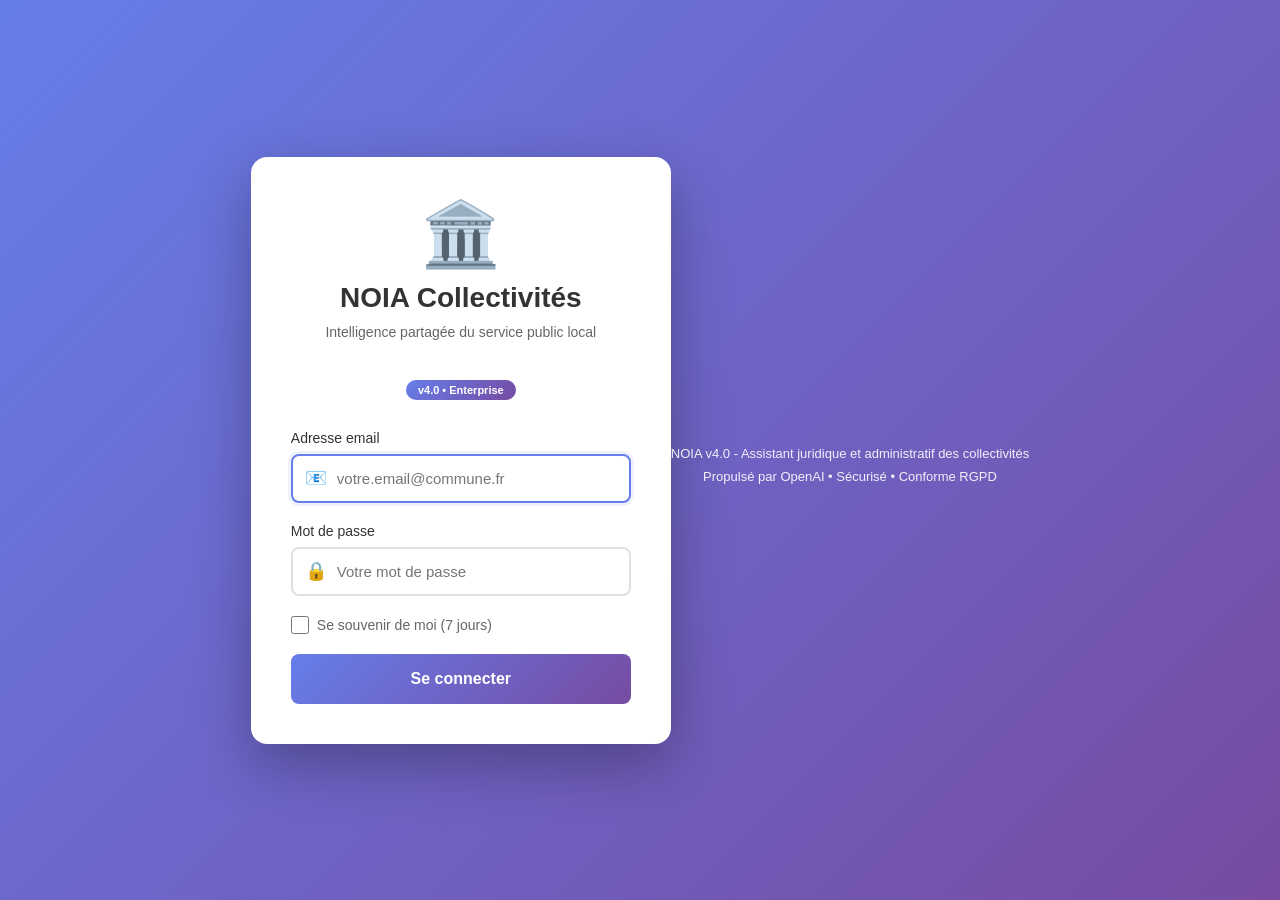
<file: index.html>
<!doctype html>
<html lang="fr">
<head>
<meta charset="utf-8" />
<meta name="viewport" content="width=device-width,initial-scale=1" />
<title>NOIA — Intelligence Partagée du Service Public Local</title>
<style>
:root{
  --bg:#f6f7fb;
  --card:#fff;
  --muted:#6b7280;
  --accent:#0f172a;
  --primary:#2563eb;
  --primary-dark:#1e40af;
  --success:#10b981;
  --warning:#f59e0b;
  --glass: rgba(255,255,255,0.85);
  font-family: Inter, ui-sans-serif, system-ui, -apple-system, "Segoe UI", Roboto, sans-serif;
}
*{box-sizing:border-box;margin:0;padding:0;}
html,body{height:100%; background:linear-gradient(180deg,#eef2ff 0%,var(--bg) 100%);}

/* Layout */
.app{display:flex; height:100vh; gap:20px; padding:24px;}

/* Sidebar */
.sidebar{
  width:280px;
  background:var(--card);
  border-radius:16px;
  padding:24px;
  box-shadow:0 8px 24px rgba(15,23,42,0.08);
  display:flex;
  flex-direction:column;
}
.brand{display:flex; gap:14px; align-items:center; margin-bottom:24px;}
.logo{
  width:52px;
  height:52px;
  border-radius:12px;
  background:linear-gradient(135deg,#2563eb,#7c3aed);
  color:#fff;
  display:flex;
  align-items:center;
  justify-content:center;
  font-weight:700;
  font-size:24px;
  box-shadow:0 4px 12px rgba(37,99,235,0.3);
}
.brand-info h1{font-size:18px; font-weight:700; color:var(--accent);}
.brand-info p{font-size:13px; color:var(--muted); margin-top:4px;}

.nav{margin-bottom:24px;}
.nav button{
  display:flex;
  align-items:center;
  gap:10px;
  width:100%;
  text-align:left;
  padding:12px 14px;
  border-radius:10px;
  border:0;
  background:transparent;
  color:var(--muted);
  margin-bottom:6px;
  cursor:pointer;
  font-size:14px;
  transition:all 0.2s;
}
.nav button:hover{background:#f8fafc;}
.nav button.active{background:#eff6ff; color:var(--primary); font-weight:600;}
.nav button .icon{font-size:18px;}

.commune-selector{
  margin-top:auto;
  padding-top:20px;
  border-top:1px solid #f1f5f9;
}
.commune-selector label{font-size:13px; color:var(--muted); display:block; margin-bottom:8px; font-weight:600;}
.commune-selector select{
  width:100%;
  padding:10px 12px;
  border-radius:8px;
  border:1px solid #e2e8f0;
  background:#fff;
  font-size:14px;
  color:var(--accent);
  cursor:pointer;
  transition:border-color 0.2s;
}
.commune-selector select:focus{outline:none; border-color:var(--primary);}

.stats{
  background:linear-gradient(135deg,#f0f9ff,#e0f2fe);
  padding:14px;
  border-radius:10px;
  margin-top:16px;
}
.stats-row{display:flex; justify-content:space-between; margin-bottom:8px; font-size:13px;}
.stats-row:last-child{margin-bottom:0;}
.stats-label{color:var(--muted);}
.stats-value{font-weight:700; color:var(--primary);}

/* Main Content */
.main{flex:1; display:flex; flex-direction:column; gap:20px; overflow:hidden;}

/* Header */
.header{
  background:var(--card);
  border-radius:16px;
  padding:20px 24px;
  box-shadow:0 4px 12px rgba(15,23,42,0.06);
  display:flex;
  justify-content:space-between;
  align-items:center;
}
.header-left h2{font-size:22px; color:var(--accent);}
.header-left p{font-size:14px; color:var(--muted); margin-top:4px;}
.version-badge{
  display:flex;
  align-items:center;
  gap:10px;
  background:#f0fdf4;
  padding:8px 14px;
  border-radius:8px;
  border:1px solid #86efac;
}
.version-text{
  font-weight:600;
  font-size:13px;
  color:#15803d;
}

/* Chat Container */
.chat-container{
  flex:1;
  background:var(--card);
  border-radius:16px;
  box-shadow:0 8px 24px rgba(15,23,42,0.08);
  display:flex;
  flex-direction:column;
  overflow:hidden;
}
.chat-log{
  flex:1;
  overflow-y:auto;
  padding:24px;
  display:flex;
  flex-direction:column;
  gap:16px;
}
.chat-log::-webkit-scrollbar{width:6px;}
.chat-log::-webkit-scrollbar-track{background:#f1f5f9;}
.chat-log::-webkit-scrollbar-thumb{background:#cbd5e1; border-radius:3px;}
.chat-log::-webkit-scrollbar-thumb:hover{background:#94a3b8;}

/* Empty State */
.empty-state{text-align:center; padding:40px 20px;}
.empty-state .icon{font-size:64px; margin-bottom:20px;}
.empty-state h3{font-size:24px; color:var(--accent); margin-bottom:12px;}
.empty-state p{font-size:15px; color:var(--muted); max-width:500px; margin:0 auto 24px; line-height:1.6;}

.suggestions{display:flex; flex-wrap:wrap; gap:10px; justify-content:center; max-width:700px; margin:0 auto;}
.suggestion-chip{
  background:#f8fafc;
  border:1px solid #e2e8f0;
  padding:10px 16px;
  border-radius:20px;
  font-size:13px;
  color:var(--accent);
  cursor:pointer;
  transition:all 0.2s;
}
.suggestion-chip:hover{
  background:#eff6ff;
  border-color:var(--primary);
  color:var(--primary);
  transform:translateY(-2px);
}

/* Messages */
.message{display:flex; gap:12px; animation:slideIn 0.3s ease;}
@keyframes slideIn{
  from{opacity:0; transform:translateY(10px);}
  to{opacity:1; transform:translateY(0);}
}
.message.user{flex-direction:row-reverse;}
.message-avatar{
  width:36px;
  height:36px;
  border-radius:50%;
  flex-shrink:0;
  display:flex;
  align-items:center;
  justify-content:center;
  font-weight:700;
  font-size:14px;
}
.message.user .message-avatar{background:linear-gradient(135deg,#f59e0b,#ef4444); color:#fff;}
.message.bot .message-avatar{background:linear-gradient(135deg,#2563eb,#7c3aed); color:#fff;}
.message-content{
  max-width:75%;
  padding:14px 18px;
  border-radius:12px;
  font-size:14px;
  line-height:1.6;
}
.message.user .message-content{
  background:linear-gradient(135deg,#2563eb,#1e40af);
  color:#fff;
  border-bottom-right-radius:4px;
}
.message.bot .message-content{
  background:#f8fafc;
  color:var(--accent);
  border:1px solid #e2e8f0;
  border-bottom-left-radius:4px;
}

/* Typing Indicator */
.typing{display:flex; gap:4px; padding:8px 0;}
.typing span{
  width:8px;
  height:8px;
  border-radius:50%;
  background:var(--primary);
  animation:typing 1.4s infinite;
}
.typing span:nth-child(2){animation-delay:0.2s;}
.typing span:nth-child(3){animation-delay:0.4s;}
@keyframes typing{
  0%, 60%, 100%{opacity:0.3; transform:translateY(0);}
  30%{opacity:1; transform:translateY(-8px);}
}

/* Structured Response */
.structured-response{display:flex; flex-direction:column; gap:16px;}
.response-section{padding:12px; background:#fff; border-left:3px solid var(--primary); border-radius:6px;}
.section-title{font-weight:700; color:var(--accent); margin-bottom:8px; font-size:14px;}
.section-content{font-size:14px; line-height:1.6; color:#334155;}

/* Error Message */
.error-message{
  background:#fef2f2;
  border:1px solid #fecaca;
  padding:12px;
  border-radius:8px;
  color:#dc2626;
  font-size:14px;
}

/* Chat Input Area */
.chat-input-area{padding:20px 24px; border-top:1px solid #f1f5f9; background:#fafbfc;}
.input-wrapper{display:flex; gap:12px; align-items:flex-end;}
.input-container{
  flex:1;
  background:#fff;
  border:2px solid #e2e8f0;
  border-radius:12px;
  transition:border-color 0.2s;
}
.input-container:focus-within{border-color:var(--primary);}
.chat-input{
  width:100%;
  border:none;
  padding:14px 16px;
  font-size:14px;
  font-family:inherit;
  resize:none;
  max-height:120px;
  background:transparent;
}
.chat-input:focus{outline:none;}
.send-btn{
  background:linear-gradient(135deg,var(--primary),var(--primary-dark));
  color:#fff;
  border:none;
  padding:14px 24px;
  border-radius:10px;
  font-size:14px;
  font-weight:600;
  cursor:pointer;
  transition:all 0.2s;
  box-shadow:0 4px 12px rgba(37,99,235,0.3);
}
.send-btn:hover:not(:disabled){
  transform:translateY(-2px);
  box-shadow:0 6px 16px rgba(37,99,235,0.4);
}
.send-btn:disabled{opacity:0.6; cursor:not-allowed;}
.input-hint{margin-top:12px; font-size:12px; color:var(--muted); text-align:center;}
kbd{background:#fff; border:1px solid #e2e8f0; border-radius:4px; padding:2px 6px; font-size:11px; font-family:monospace;}

/* Responsive */
@media (max-width:1024px){
  .app{flex-direction:column; padding:12px;}
  .sidebar{width:100%; padding:16px;}
  .message-content{max-width:85%;}
}
@media (max-width:768px){
  .header{flex-direction:column; gap:12px; text-align:center;}
  .suggestions{flex-direction:column;}
  .suggestion-chip{width:100%;}
}
</style>
</head>
<body>
<div class="app">
  <!-- Sidebar -->
  <aside class="sidebar">
    <div class="brand">
      <div class="logo">N</div>
      <div class="brand-info">
        <h1>NOIA</h1>
        <p>Intelligence partagée</p>
      </div>
    </div>

    <!-- User Info -->
    <div class="user-info" id="userInfo" style="display:none; margin-bottom:20px; padding:12px; background:linear-gradient(135deg,#f0f9ff,#e0f2fe); border-radius:10px;">
      <div style="font-size:12px; color:var(--muted); margin-bottom:4px;">Connecté en tant que</div>
      <div style="font-weight:700; color:var(--accent); font-size:14px;" id="userName"></div>
      <div style="font-size:12px; color:var(--muted); margin-top:2px;" id="userRole"></div>
    </div>

    <nav class="nav">
      <button class="active">
        <span class="icon">💬</span>
        <span>Conversation</span>
      </button>
      <button>
        <span class="icon">📚</span>
        <span>Bibliothèque</span>
      </button>
      <button>
        <span class="icon">📊</span>
        <span>Statistiques</span>
      </button>
      <button>
        <span class="icon">⚙️</span>
        <span>Paramètres</span>
      </button>
      <button id="logoutBtn" style="margin-top:12px; color:#dc2626; border-top:1px solid #f1f5f9; padding-top:12px;">
        <span class="icon">🚪</span>
        <span>Déconnexion</span>
      </button>
    </nav>

    <div class="commune-selector">
      <label for="commune">Votre collectivité</label>
      <select id="commune">
        <option value="general">Général (toutes communes)</option>
        <option value="commune_a">Commune A</option>
        <option value="commune_b">Commune B</option>
      </select>
    </div>

    <div class="stats">
      <div class="stats-row">
        <span class="stats-label">Questions aujourd'hui</span>
        <span class="stats-value" id="todayCount">0</span>
      </div>
      <div class="stats-row">
        <span class="stats-label">Temps de réponse moyen</span>
        <span class="stats-value" id="avgTime">~2s</span>
      </div>
    </div>
  </aside>

  <!-- Main Content -->
  <main class="main">
    <!-- Header -->
    <header class="header">
      <div class="header-left">
        <h2>Assistant réglementaire et documentaire</h2>
        <p>Posez vos questions sur les finances, RH, juridique et urbanisme</p>
      </div>
      <div class="version-badge">
        <span class="version-text">v2.0.0 — OpenAI Direct</span>
      </div>
    </header>

    <!-- Chat Container -->
    <div class="chat-container">
      <div class="chat-log" id="chatLog">
        <div class="empty-state">
          <div class="icon">🤖</div>
          <h3>Bienvenue sur NOIA</h3>
          <p>Posez vos questions sur la comptabilité M57, les RH, le juridique ou l'urbanisme. NOIA vous fournira des réponses structurées avec références officielles.</p>
          <div class="suggestions">
            <div class="suggestion-chip" onclick="useSuggestion(this)">Imputation compte M57 pour un broyeur</div>
            <div class="suggestion-chip" onclick="useSuggestion(this)">Calcul indice de rémunération agent</div>
            <div class="suggestion-chip" onclick="useSuggestion(this)">Modèle de délibération conseil municipal</div>
            <div class="suggestion-chip" onclick="useSuggestion(this)">Délai instruction permis de construire</div>
          </div>
        </div>
      </div>

      <div class="chat-input-area">
        <div class="input-wrapper">
          <div class="input-container">
            <textarea
              id="chatInput"
              class="chat-input"
              placeholder="Posez votre question à NOIA..."
              rows="1"
              maxlength="500"
            ></textarea>
          </div>
          <button id="sendBtn" class="send-btn">Envoyer</button>
        </div>
        <div class="input-hint">
          💡 Appuyez sur <kbd>Entrée</kbd> pour envoyer • <kbd>Shift+Entrée</kbd> pour nouvelle ligne
        </div>
      </div>
    </div>
  </main>
</div>

<!-- Authentication Script -->
<script>
/**
 * Authentication Check & User Display
 * Vérifie si l'utilisateur est connecté au chargement de la page
 */
(async function() {
  try {
    // Vérifier l'authentification
    const response = await fetch('./api/auth/check.php', {
      method: 'GET',
      credentials: 'include'
    });

    const result = await response.json();

    if (!result.success || !result.authenticated) {
      // Non authentifié - rediriger vers login
      window.location.href = 'login.html';
      return;
    }

    // Authentifié - afficher les infos utilisateur
    const user = result.user;
    document.getElementById('userInfo').style.display = 'block';
    document.getElementById('userName').textContent = `${user.prenom} ${user.nom}`;

    const roleLabels = {
      'admin': 'Administrateur',
      'agent': 'Agent',
      'guest': 'Invité'
    };
    document.getElementById('userRole').textContent = roleLabels[user.role] || user.role;

    // Stocker le CSRF token pour les requêtes futures
    if (result.csrf_token) {
      sessionStorage.setItem('noia_csrf_token', result.csrf_token);
    }

    // Gérer le bouton de déconnexion
    document.getElementById('logoutBtn').addEventListener('click', async () => {
      if (!confirm('Êtes-vous sûr de vouloir vous déconnecter ?')) return;

      try {
        await fetch('./api/auth/logout.php', {
          method: 'POST',
          credentials: 'include'
        });
      } catch (error) {
        console.error('Erreur lors de la déconnexion:', error);
      }

      // Rediriger vers login
      window.location.href = 'login.html';
    });

  } catch (error) {
    console.error('Erreur lors de la vérification d\'authentification:', error);
    // En cas d'erreur, rediriger vers login par sécurité
    window.location.href = 'login.html';
  }
})();
</script>

<script src="script.js"></script>
</body>
</html>
</file>
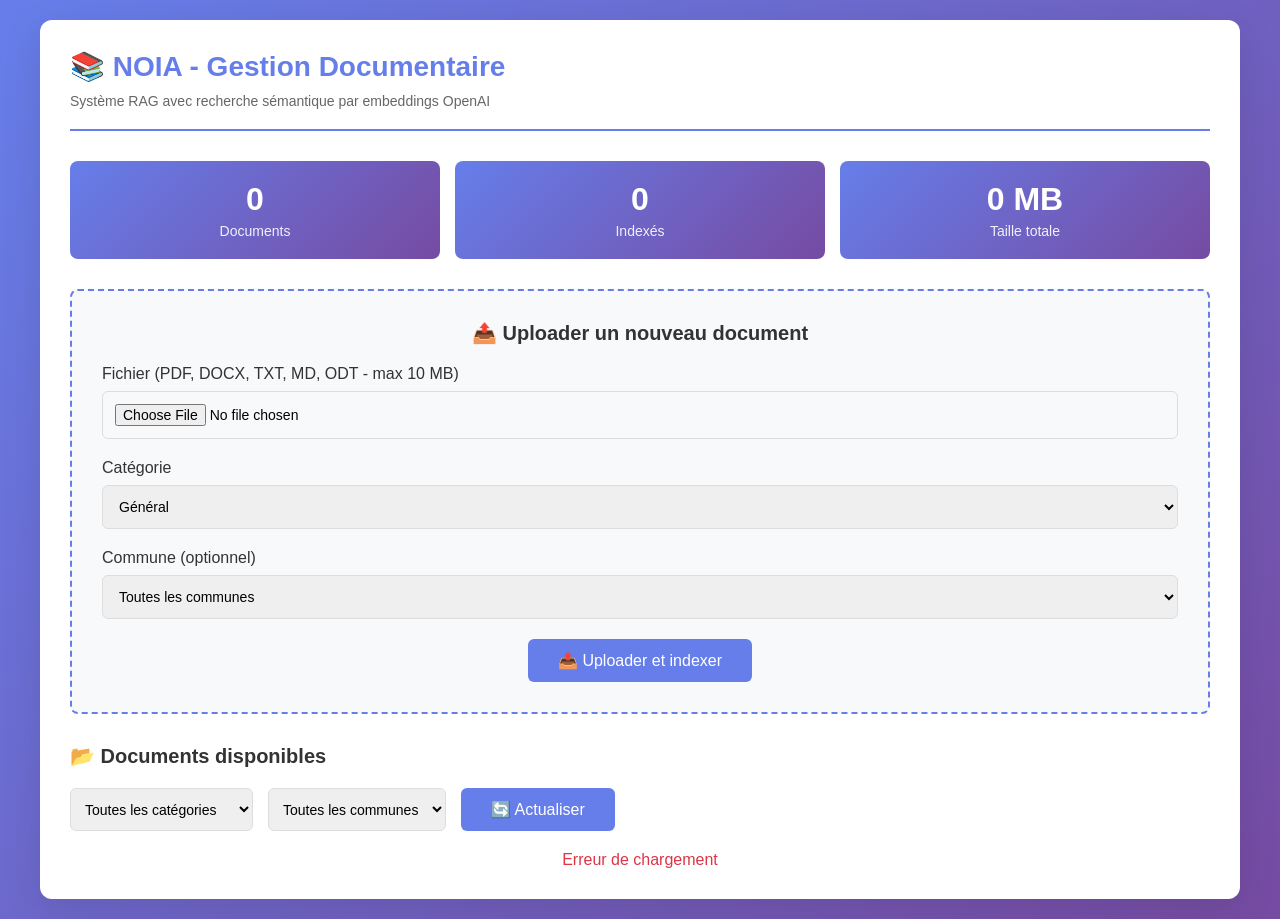
<file: admin_documents.html>
<!DOCTYPE html>
<html lang="fr">
<head>
    <meta charset="UTF-8">
    <meta name="viewport" content="width=device-width, initial-scale=1.0">
    <title>NOIA - Gestion Documentaire</title>
    <style>
        * {
            margin: 0;
            padding: 0;
            box-sizing: border-box;
        }

        body {
            font-family: -apple-system, BlinkMacSystemFont, 'Segoe UI', Roboto, Oxygen, Ubuntu, sans-serif;
            background: linear-gradient(135deg, #667eea 0%, #764ba2 100%);
            min-height: 100vh;
            padding: 20px;
        }

        .container {
            max-width: 1200px;
            margin: 0 auto;
            background: white;
            border-radius: 12px;
            padding: 30px;
            box-shadow: 0 10px 40px rgba(0,0,0,0.1);
        }

        header {
            margin-bottom: 30px;
            border-bottom: 2px solid #667eea;
            padding-bottom: 20px;
        }

        h1 {
            color: #667eea;
            font-size: 28px;
            margin-bottom: 10px;
        }

        .subtitle {
            color: #666;
            font-size: 14px;
        }

        .upload-section {
            background: #f8f9fa;
            border: 2px dashed #667eea;
            border-radius: 8px;
            padding: 30px;
            margin-bottom: 30px;
            text-align: center;
        }

        .upload-section h2 {
            color: #333;
            margin-bottom: 20px;
            font-size: 20px;
        }

        .form-group {
            margin-bottom: 20px;
            text-align: left;
        }

        .form-group label {
            display: block;
            margin-bottom: 8px;
            color: #333;
            font-weight: 500;
        }

        .form-group input[type="file"],
        .form-group select {
            width: 100%;
            padding: 12px;
            border: 1px solid #ddd;
            border-radius: 6px;
            font-size: 14px;
        }

        .btn {
            background: #667eea;
            color: white;
            padding: 12px 30px;
            border: none;
            border-radius: 6px;
            font-size: 16px;
            font-weight: 500;
            cursor: pointer;
            transition: all 0.3s;
        }

        .btn:hover {
            background: #5568d3;
            transform: translateY(-2px);
        }

        .btn:disabled {
            background: #ccc;
            cursor: not-allowed;
            transform: none;
        }

        .documents-list {
            margin-top: 30px;
        }

        .documents-list h2 {
            color: #333;
            margin-bottom: 20px;
            font-size: 20px;
        }

        .filters {
            display: flex;
            gap: 15px;
            margin-bottom: 20px;
            flex-wrap: wrap;
        }

        .filters select {
            padding: 10px;
            border: 1px solid #ddd;
            border-radius: 6px;
            font-size: 14px;
        }

        .document-item {
            background: #f8f9fa;
            padding: 15px;
            border-radius: 6px;
            margin-bottom: 10px;
            display: flex;
            justify-content: space-between;
            align-items: center;
            transition: all 0.3s;
        }

        .document-item:hover {
            background: #e9ecef;
        }

        .document-info {
            flex: 1;
        }

        .document-title {
            font-weight: 600;
            color: #333;
            margin-bottom: 5px;
        }

        .document-meta {
            font-size: 12px;
            color: #666;
        }

        .badge {
            display: inline-block;
            padding: 4px 8px;
            border-radius: 4px;
            font-size: 11px;
            font-weight: 500;
            margin-right: 5px;
        }

        .badge-category {
            background: #667eea;
            color: white;
        }

        .badge-type {
            background: #e9ecef;
            color: #333;
        }

        .btn-delete {
            background: #dc3545;
            color: white;
            padding: 8px 16px;
            border: none;
            border-radius: 4px;
            cursor: pointer;
            font-size: 13px;
        }

        .btn-delete:hover {
            background: #c82333;
        }

        .message {
            padding: 15px;
            border-radius: 6px;
            margin-bottom: 20px;
            font-size: 14px;
        }

        .message.success {
            background: #d4edda;
            color: #155724;
            border: 1px solid #c3e6cb;
        }

        .message.error {
            background: #f8d7da;
            color: #721c24;
            border: 1px solid #f5c6cb;
        }

        .loading {
            display: inline-block;
            width: 20px;
            height: 20px;
            border: 3px solid #f3f3f3;
            border-top: 3px solid #667eea;
            border-radius: 50%;
            animation: spin 1s linear infinite;
            margin-left: 10px;
        }

        @keyframes spin {
            0% { transform: rotate(0deg); }
            100% { transform: rotate(360deg); }
        }

        .stats {
            display: grid;
            grid-template-columns: repeat(auto-fit, minmax(200px, 1fr));
            gap: 15px;
            margin-bottom: 30px;
        }

        .stat-card {
            background: linear-gradient(135deg, #667eea 0%, #764ba2 100%);
            color: white;
            padding: 20px;
            border-radius: 8px;
            text-align: center;
        }

        .stat-number {
            font-size: 32px;
            font-weight: bold;
            margin-bottom: 5px;
        }

        .stat-label {
            font-size: 14px;
            opacity: 0.9;
        }
    </style>
</head>
<body>
    <div class="container">
        <header>
            <h1>📚 NOIA - Gestion Documentaire</h1>
            <p class="subtitle">Système RAG avec recherche sémantique par embeddings OpenAI</p>
        </header>

        <div id="message"></div>

        <!-- Statistiques -->
        <div class="stats" id="stats">
            <div class="stat-card">
                <div class="stat-number" id="stat-total">0</div>
                <div class="stat-label">Documents</div>
            </div>
            <div class="stat-card">
                <div class="stat-number" id="stat-indexed">0</div>
                <div class="stat-label">Indexés</div>
            </div>
            <div class="stat-card">
                <div class="stat-number" id="stat-size">0 MB</div>
                <div class="stat-label">Taille totale</div>
            </div>
        </div>

        <!-- Upload -->
        <div class="upload-section">
            <h2>📤 Uploader un nouveau document</h2>
            <form id="uploadForm">
                <div class="form-group">
                    <label for="document">Fichier (PDF, DOCX, TXT, MD, ODT - max 10 MB)</label>
                    <input type="file" id="document" name="document" accept=".pdf,.docx,.txt,.md,.odt" required>
                </div>

                <div class="form-group">
                    <label for="category">Catégorie</label>
                    <select id="category" name="category" required>
                        <option value="general">Général</option>
                        <option value="fctva">FCTVA</option>
                        <option value="comptabilite">Comptabilité</option>
                        <option value="m57">M57</option>
                        <option value="rh">Ressources Humaines</option>
                        <option value="juridique">Juridique</option>
                        <option value="deliberation">Délibérations</option>
                        <option value="marches_publics">Marchés Publics</option>
                        <option value="reglements">Règlements</option>
                    </select>
                </div>

                <div class="form-group">
                    <label for="commune">Commune (optionnel)</label>
                    <select id="commune" name="commune">
                        <option value="general">Toutes les communes</option>
                        <!-- Ajouter les communes dynamiquement si besoin -->
                    </select>
                </div>

                <button type="submit" class="btn" id="uploadBtn">
                    📤 Uploader et indexer
                </button>
            </form>
        </div>

        <!-- Liste des documents -->
        <div class="documents-list">
            <h2>📂 Documents disponibles</h2>

            <div class="filters">
                <select id="filterCategory" onchange="loadDocuments()">
                    <option value="">Toutes les catégories</option>
                    <option value="fctva">FCTVA</option>
                    <option value="comptabilite">Comptabilité</option>
                    <option value="m57">M57</option>
                    <option value="rh">Ressources Humaines</option>
                    <option value="juridique">Juridique</option>
                    <option value="deliberation">Délibérations</option>
                    <option value="marches_publics">Marchés Publics</option>
                    <option value="reglements">Règlements</option>
                </select>

                <select id="filterCommune" onchange="loadDocuments()">
                    <option value="">Toutes les communes</option>
                    <option value="general">Général</option>
                </select>

                <button class="btn" onclick="loadDocuments()">🔄 Actualiser</button>
            </div>

            <div id="documentsList">
                <p style="text-align: center; color: #666;">Chargement...</p>
            </div>
        </div>
    </div>

    <script>
        const API_ENDPOINT = './api/doc_manager.php';

        // Charger les documents au démarrage
        document.addEventListener('DOMContentLoaded', function() {
            loadDocuments();
        });

        // Gestion de l'upload
        document.getElementById('uploadForm').addEventListener('submit', async function(e) {
            e.preventDefault();

            const btn = document.getElementById('uploadBtn');
            const fileInput = document.getElementById('document');
            const category = document.getElementById('category').value;
            const commune = document.getElementById('commune').value;

            if (!fileInput.files[0]) {
                showMessage('Veuillez sélectionner un fichier', 'error');
                return;
            }

            // Vérifier la taille
            if (fileInput.files[0].size > 10 * 1024 * 1024) {
                showMessage('Fichier trop volumineux (max 10 MB)', 'error');
                return;
            }

            btn.disabled = true;
            btn.innerHTML = '⏳ Upload et indexation en cours...';

            const formData = new FormData();
            formData.append('document', fileInput.files[0]);
            formData.append('category', category);
            formData.append('commune', commune);

            try {
                const response = await fetch(API_ENDPOINT, {
                    method: 'POST',
                    body: formData
                });

                const result = await response.json();

                if (result.success) {
                    showMessage(
                        `✅ Document uploadé avec succès ! ${result.indexation.chunks_indexed}/${result.indexation.chunks_total} chunks indexés.`,
                        'success'
                    );
                    document.getElementById('uploadForm').reset();
                    loadDocuments();
                } else {
                    showMessage('❌ Erreur : ' + result.error, 'error');
                }

            } catch (error) {
                showMessage('❌ Erreur réseau : ' + error.message, 'error');
            } finally {
                btn.disabled = false;
                btn.innerHTML = '📤 Uploader et indexer';
            }
        });

        // Charger la liste des documents
        async function loadDocuments() {
            const category = document.getElementById('filterCategory').value;
            const commune = document.getElementById('filterCommune').value;

            let url = API_ENDPOINT;
            const params = [];

            if (category) params.push(`category=${encodeURIComponent(category)}`);
            if (commune) params.push(`commune=${encodeURIComponent(commune)}`);

            if (params.length > 0) {
                url += '?' + params.join('&');
            }

            try {
                const response = await fetch(url);
                const result = await response.json();

                if (result.success) {
                    displayDocuments(result.documents);
                    updateStats(result.documents);
                } else {
                    showMessage('Erreur lors du chargement', 'error');
                }

            } catch (error) {
                document.getElementById('documentsList').innerHTML =
                    '<p style="text-align: center; color: #dc3545;">Erreur de chargement</p>';
            }
        }

        // Afficher les documents
        function displayDocuments(documents) {
            const container = document.getElementById('documentsList');

            if (documents.length === 0) {
                container.innerHTML = '<p style="text-align: center; color: #666;">Aucun document trouvé</p>';
                return;
            }

            container.innerHTML = documents.map(doc => `
                <div class="document-item">
                    <div class="document-info">
                        <div class="document-title">📄 ${doc.original_name}</div>
                        <div class="document-meta">
                            <span class="badge badge-category">${doc.category}</span>
                            <span class="badge badge-type">${doc.type.toUpperCase()}</span>
                            <span>Commune: ${doc.commune}</span> •
                            <span>Uploadé: ${new Date(doc.uploaded_at).toLocaleDateString('fr-FR')}</span>
                        </div>
                    </div>
                    <button class="btn-delete" onclick="deleteDocument(${doc.id}, '${doc.original_name}')">
                        🗑️ Supprimer
                    </button>
                </div>
            `).join('');
        }

        // Mettre à jour les statistiques
        function updateStats(documents) {
            const total = documents.length;
            const indexed = documents.length; // Tous sont indexés après upload
            const totalSize = documents.reduce((sum, doc) => sum + (parseInt(doc.size) || 0), 0);
            const sizeMB = (totalSize / (1024 * 1024)).toFixed(2);

            document.getElementById('stat-total').textContent = total;
            document.getElementById('stat-indexed').textContent = indexed;
            document.getElementById('stat-size').textContent = sizeMB + ' MB';
        }

        // Supprimer un document
        async function deleteDocument(docId, docName) {
            if (!confirm(`Supprimer le document "${docName}" ?\n\nCette action est irréversible.`)) {
                return;
            }

            try {
                const response = await fetch(API_ENDPOINT, {
                    method: 'DELETE',
                    headers: {
                        'Content-Type': 'application/json'
                    },
                    body: JSON.stringify({ doc_id: docId })
                });

                const result = await response.json();

                if (result.success) {
                    showMessage('✅ Document supprimé avec succès', 'success');
                    loadDocuments();
                } else {
                    showMessage('❌ Erreur : ' + result.error, 'error');
                }

            } catch (error) {
                showMessage('❌ Erreur réseau : ' + error.message, 'error');
            }
        }

        // Afficher un message
        function showMessage(text, type) {
            const messageDiv = document.getElementById('message');
            messageDiv.className = `message ${type}`;
            messageDiv.textContent = text;
            messageDiv.style.display = 'block';

            setTimeout(() => {
                messageDiv.style.display = 'none';
            }, 5000);
        }
    </script>
</body>
</html>
</file>
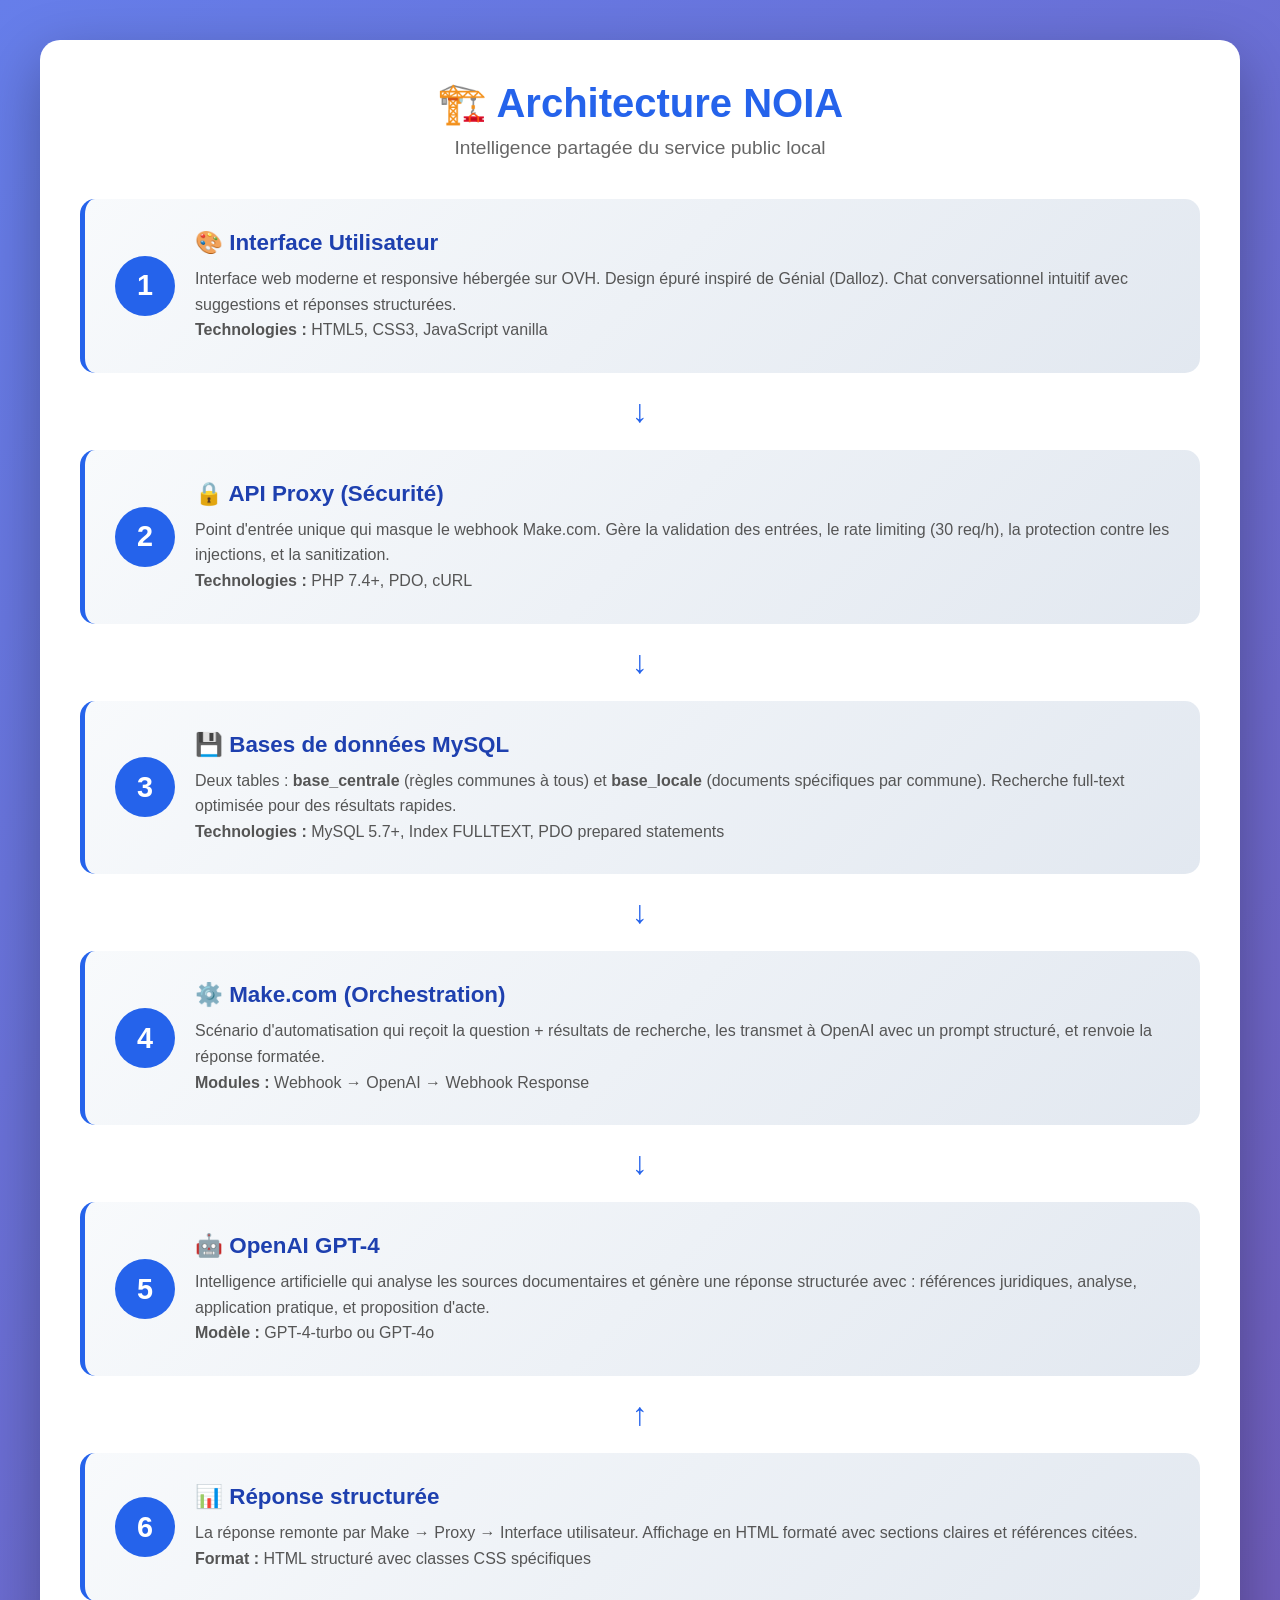
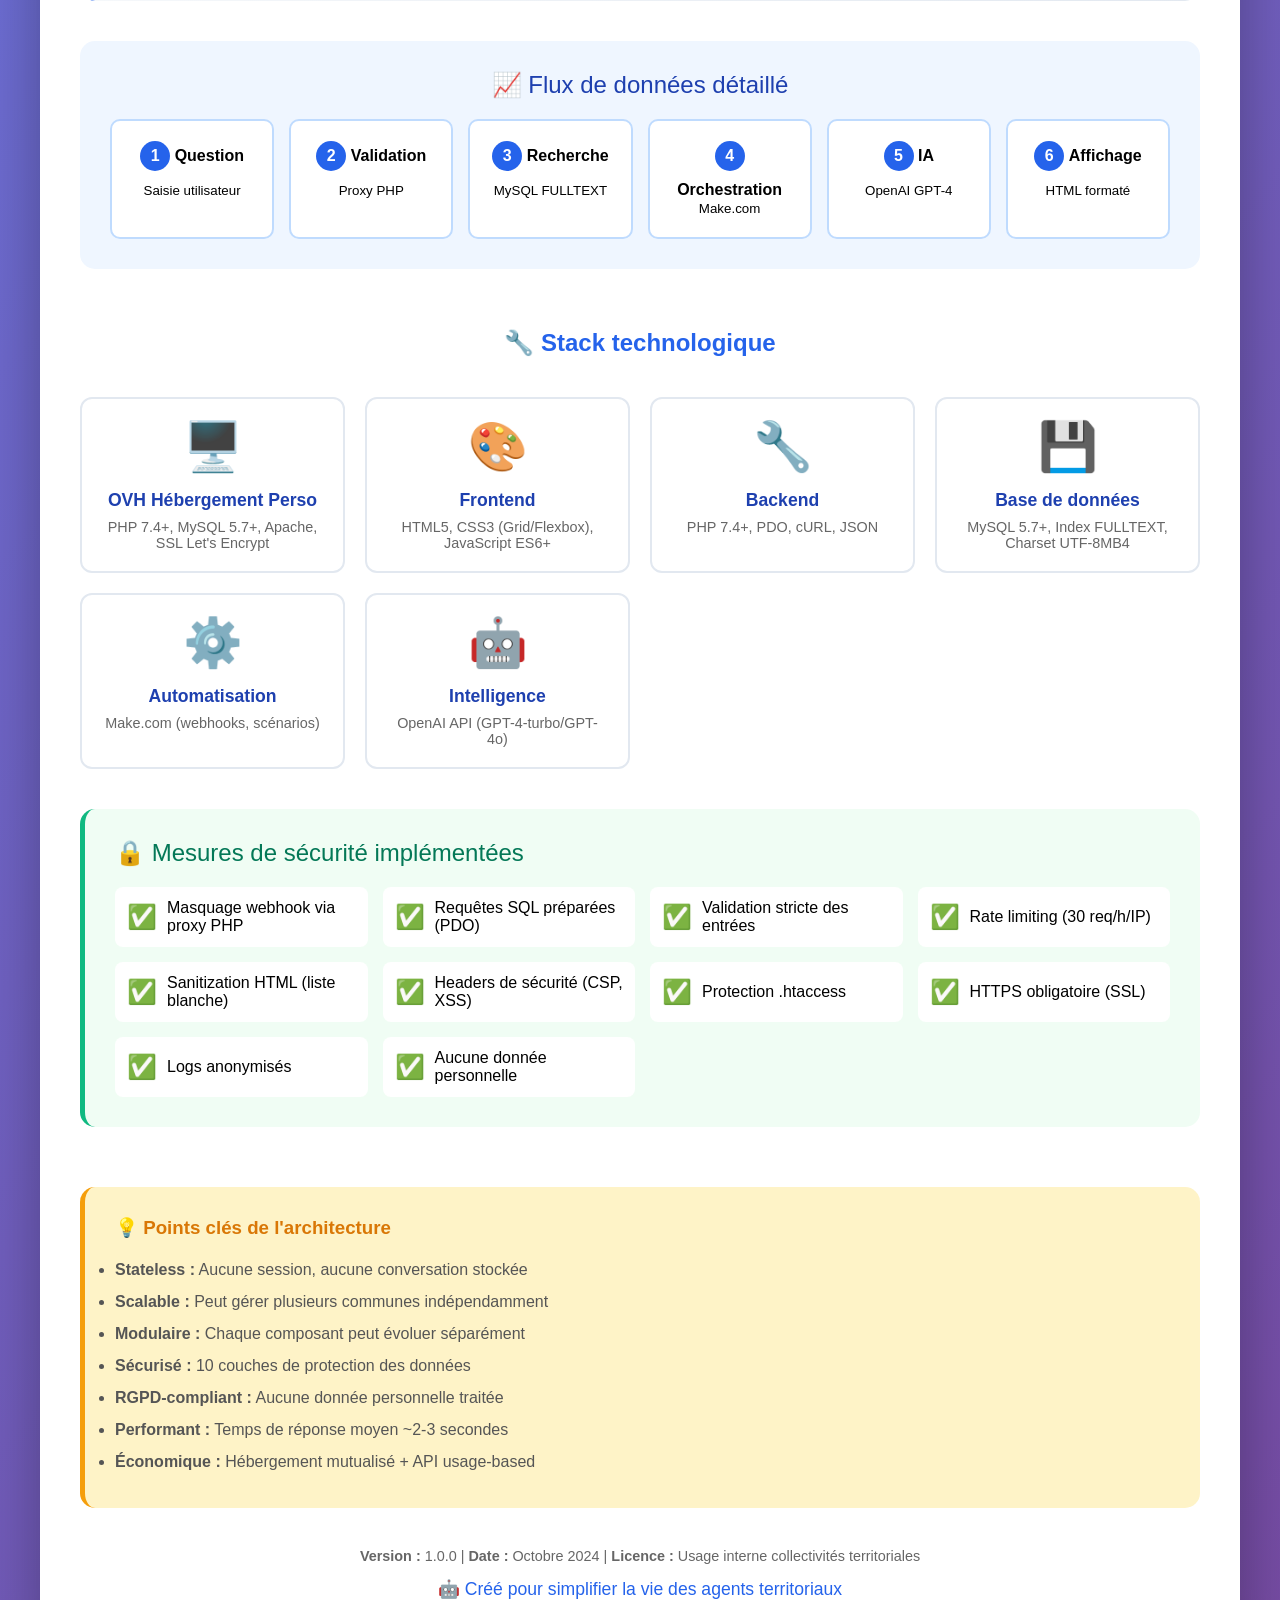
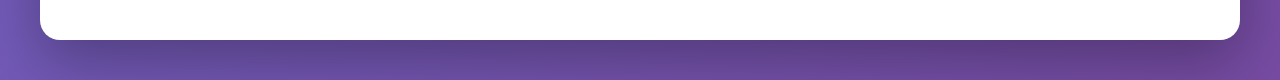
<file: ARCHITECTURE.html>
<!DOCTYPE html>
<html lang="fr">
<head>
    <meta charset="UTF-8">
    <meta name="viewport" content="width=device-width, initial-scale=1.0">
    <title>Architecture NOIA - Schéma technique</title>
    <style>
        * {
            margin: 0;
            padding: 0;
            box-sizing: border-box;
        }
        body {
            font-family: 'Segoe UI', Tahoma, Geneva, Verdana, sans-serif;
            background: linear-gradient(135deg, #667eea 0%, #764ba2 100%);
            padding: 40px 20px;
            min-height: 100vh;
        }
        .container {
            max-width: 1200px;
            margin: 0 auto;
            background: white;
            border-radius: 20px;
            padding: 40px;
            box-shadow: 0 20px 60px rgba(0,0,0,0.3);
        }
        h1 {
            text-align: center;
            color: #2563eb;
            margin-bottom: 10px;
            font-size: 2.5em;
        }
        .subtitle {
            text-align: center;
            color: #666;
            margin-bottom: 40px;
            font-size: 1.2em;
        }
        .architecture {
            display: flex;
            flex-direction: column;
            gap: 40px;
            margin: 40px 0;
        }
        .layer {
            display: flex;
            align-items: center;
            gap: 20px;
            padding: 30px;
            background: linear-gradient(135deg, #f8fafc, #e2e8f0);
            border-radius: 15px;
            border-left: 5px solid #2563eb;
            transition: all 0.3s;
        }
        .layer:hover {
            transform: translateX(10px);
            box-shadow: 0 10px 30px rgba(37, 99, 235, 0.2);
        }
        .layer-number {
            background: #2563eb;
            color: white;
            width: 60px;
            height: 60px;
            border-radius: 50%;
            display: flex;
            align-items: center;
            justify-content: center;
            font-size: 1.8em;
            font-weight: bold;
            flex-shrink: 0;
        }
        .layer-content {
            flex: 1;
        }
        .layer-title {
            font-size: 1.4em;
            font-weight: bold;
            color: #1e40af;
            margin-bottom: 10px;
        }
        .layer-desc {
            color: #555;
            line-height: 1.6;
        }
        .arrow {
            text-align: center;
            color: #2563eb;
            font-size: 2em;
            margin: -20px 0;
        }
        .tech-stack {
            display: grid;
            grid-template-columns: repeat(auto-fit, minmax(250px, 1fr));
            gap: 20px;
            margin-top: 40px;
        }
        .tech-card {
            background: white;
            border: 2px solid #e2e8f0;
            border-radius: 12px;
            padding: 20px;
            text-align: center;
            transition: all 0.3s;
        }
        .tech-card:hover {
            border-color: #2563eb;
            transform: translateY(-5px);
            box-shadow: 0 10px 30px rgba(37, 99, 235, 0.15);
        }
        .tech-icon {
            font-size: 3em;
            margin-bottom: 15px;
        }
        .tech-name {
            font-weight: bold;
            color: #1e40af;
            margin-bottom: 8px;
            font-size: 1.1em;
        }
        .tech-desc {
            color: #666;
            font-size: 0.9em;
        }
        .data-flow {
            background: #eff6ff;
            padding: 30px;
            border-radius: 15px;
            margin-top: 40px;
        }
        .flow-title {
            font-size: 1.5em;
            color: #1e40af;
            margin-bottom: 20px;
            text-align: center;
        }
        .flow-steps {
            display: flex;
            justify-content: space-between;
            flex-wrap: wrap;
            gap: 15px;
        }
        .flow-step {
            flex: 1;
            min-width: 150px;
            background: white;
            padding: 20px;
            border-radius: 10px;
            text-align: center;
            border: 2px solid #bfdbfe;
        }
        .flow-step-num {
            background: #2563eb;
            color: white;
            width: 30px;
            height: 30px;
            border-radius: 50%;
            display: inline-flex;
            align-items: center;
            justify-content: center;
            font-weight: bold;
            margin-bottom: 10px;
        }
        .security-features {
            background: #f0fdf4;
            padding: 30px;
            border-radius: 15px;
            margin-top: 40px;
            border-left: 5px solid #10b981;
        }
        .security-title {
            font-size: 1.5em;
            color: #047857;
            margin-bottom: 20px;
        }
        .security-list {
            display: grid;
            grid-template-columns: repeat(auto-fit, minmax(250px, 1fr));
            gap: 15px;
        }
        .security-item {
            display: flex;
            align-items: center;
            gap: 10px;
            padding: 12px;
            background: white;
            border-radius: 8px;
        }
        .security-icon {
            color: #10b981;
            font-size: 1.5em;
        }
        @media (max-width: 768px) {
            h1 {
                font-size: 1.8em;
            }
            .layer {
                flex-direction: column;
                text-align: center;
            }
            .flow-steps {
                flex-direction: column;
            }
        }
    </style>
</head>
<body>
    <div class="container">
        <h1>🏗️ Architecture NOIA</h1>
        <p class="subtitle">Intelligence partagée du service public local</p>

        <div class="architecture">
            <div class="layer">
                <div class="layer-number">1</div>
                <div class="layer-content">
                    <div class="layer-title">🎨 Interface Utilisateur</div>
                    <div class="layer-desc">
                        Interface web moderne et responsive hébergée sur OVH. Design épuré inspiré de Génial (Dalloz). 
                        Chat conversationnel intuitif avec suggestions et réponses structurées.
                        <br><strong>Technologies :</strong> HTML5, CSS3, JavaScript vanilla
                    </div>
                </div>
            </div>

            <div class="arrow">↓</div>

            <div class="layer">
                <div class="layer-number">2</div>
                <div class="layer-content">
                    <div class="layer-title">🔒 API Proxy (Sécurité)</div>
                    <div class="layer-desc">
                        Point d'entrée unique qui masque le webhook Make.com. Gère la validation des entrées, 
                        le rate limiting (30 req/h), la protection contre les injections, et la sanitization.
                        <br><strong>Technologies :</strong> PHP 7.4+, PDO, cURL
                    </div>
                </div>
            </div>

            <div class="arrow">↓</div>

            <div class="layer">
                <div class="layer-number">3</div>
                <div class="layer-content">
                    <div class="layer-title">💾 Bases de données MySQL</div>
                    <div class="layer-desc">
                        Deux tables : <strong>base_centrale</strong> (règles communes à tous) et <strong>base_locale</strong> 
                        (documents spécifiques par commune). Recherche full-text optimisée pour des résultats rapides.
                        <br><strong>Technologies :</strong> MySQL 5.7+, Index FULLTEXT, PDO prepared statements
                    </div>
                </div>
            </div>

            <div class="arrow">↓</div>

            <div class="layer">
                <div class="layer-number">4</div>
                <div class="layer-content">
                    <div class="layer-title">⚙️ Make.com (Orchestration)</div>
                    <div class="layer-desc">
                        Scénario d'automatisation qui reçoit la question + résultats de recherche, 
                        les transmet à OpenAI avec un prompt structuré, et renvoie la réponse formatée.
                        <br><strong>Modules :</strong> Webhook → OpenAI → Webhook Response
                    </div>
                </div>
            </div>

            <div class="arrow">↓</div>

            <div class="layer">
                <div class="layer-number">5</div>
                <div class="layer-content">
                    <div class="layer-title">🤖 OpenAI GPT-4</div>
                    <div class="layer-desc">
                        Intelligence artificielle qui analyse les sources documentaires et génère une réponse 
                        structurée avec : références juridiques, analyse, application pratique, et proposition d'acte.
                        <br><strong>Modèle :</strong> GPT-4-turbo ou GPT-4o
                    </div>
                </div>
            </div>

            <div class="arrow">↑</div>

            <div class="layer">
                <div class="layer-number">6</div>
                <div class="layer-content">
                    <div class="layer-title">📊 Réponse structurée</div>
                    <div class="layer-desc">
                        La réponse remonte par Make → Proxy → Interface utilisateur. 
                        Affichage en HTML formaté avec sections claires et références citées.
                        <br><strong>Format :</strong> HTML structuré avec classes CSS spécifiques
                    </div>
                </div>
            </div>
        </div>

        <div class="data-flow">
            <div class="flow-title">📈 Flux de données détaillé</div>
            <div class="flow-steps">
                <div class="flow-step">
                    <div class="flow-step-num">1</div>
                    <strong>Question</strong><br>
                    <small>Saisie utilisateur</small>
                </div>
                <div class="flow-step">
                    <div class="flow-step-num">2</div>
                    <strong>Validation</strong><br>
                    <small>Proxy PHP</small>
                </div>
                <div class="flow-step">
                    <div class="flow-step-num">3</div>
                    <strong>Recherche</strong><br>
                    <small>MySQL FULLTEXT</small>
                </div>
                <div class="flow-step">
                    <div class="flow-step-num">4</div>
                    <strong>Orchestration</strong><br>
                    <small>Make.com</small>
                </div>
                <div class="flow-step">
                    <div class="flow-step-num">5</div>
                    <strong>IA</strong><br>
                    <small>OpenAI GPT-4</small>
                </div>
                <div class="flow-step">
                    <div class="flow-step-num">6</div>
                    <strong>Affichage</strong><br>
                    <small>HTML formaté</small>
                </div>
            </div>
        </div>

        <h2 style="margin-top: 60px; text-align: center; color: #2563eb;">🔧 Stack technologique</h2>
        <div class="tech-stack">
            <div class="tech-card">
                <div class="tech-icon">🖥️</div>
                <div class="tech-name">OVH Hébergement Perso</div>
                <div class="tech-desc">PHP 7.4+, MySQL 5.7+, Apache, SSL Let's Encrypt</div>
            </div>
            <div class="tech-card">
                <div class="tech-icon">🎨</div>
                <div class="tech-name">Frontend</div>
                <div class="tech-desc">HTML5, CSS3 (Grid/Flexbox), JavaScript ES6+</div>
            </div>
            <div class="tech-card">
                <div class="tech-icon">🔧</div>
                <div class="tech-name">Backend</div>
                <div class="tech-desc">PHP 7.4+, PDO, cURL, JSON</div>
            </div>
            <div class="tech-card">
                <div class="tech-icon">💾</div>
                <div class="tech-name">Base de données</div>
                <div class="tech-desc">MySQL 5.7+, Index FULLTEXT, Charset UTF-8MB4</div>
            </div>
            <div class="tech-card">
                <div class="tech-icon">⚙️</div>
                <div class="tech-name">Automatisation</div>
                <div class="tech-desc">Make.com (webhooks, scénarios)</div>
            </div>
            <div class="tech-card">
                <div class="tech-icon">🤖</div>
                <div class="tech-name">Intelligence</div>
                <div class="tech-desc">OpenAI API (GPT-4-turbo/GPT-4o)</div>
            </div>
        </div>

        <div class="security-features">
            <div class="security-title">🔒 Mesures de sécurité implémentées</div>
            <div class="security-list">
                <div class="security-item">
                    <div class="security-icon">✅</div>
                    <div>Masquage webhook via proxy PHP</div>
                </div>
                <div class="security-item">
                    <div class="security-icon">✅</div>
                    <div>Requêtes SQL préparées (PDO)</div>
                </div>
                <div class="security-item">
                    <div class="security-icon">✅</div>
                    <div>Validation stricte des entrées</div>
                </div>
                <div class="security-item">
                    <div class="security-icon">✅</div>
                    <div>Rate limiting (30 req/h/IP)</div>
                </div>
                <div class="security-item">
                    <div class="security-icon">✅</div>
                    <div>Sanitization HTML (liste blanche)</div>
                </div>
                <div class="security-item">
                    <div class="security-icon">✅</div>
                    <div>Headers de sécurité (CSP, XSS)</div>
                </div>
                <div class="security-item">
                    <div class="security-icon">✅</div>
                    <div>Protection .htaccess</div>
                </div>
                <div class="security-item">
                    <div class="security-icon">✅</div>
                    <div>HTTPS obligatoire (SSL)</div>
                </div>
                <div class="security-item">
                    <div class="security-icon">✅</div>
                    <div>Logs anonymisés</div>
                </div>
                <div class="security-item">
                    <div class="security-icon">✅</div>
                    <div>Aucune donnée personnelle</div>
                </div>
            </div>
        </div>

        <div style="margin-top: 60px; padding: 30px; background: #fef3c7; border-radius: 15px; border-left: 5px solid #f59e0b;">
            <h3 style="color: #d97706; margin-bottom: 15px;">💡 Points clés de l'architecture</h3>
            <ul style="color: #555; line-height: 2;">
                <li><strong>Stateless :</strong> Aucune session, aucune conversation stockée</li>
                <li><strong>Scalable :</strong> Peut gérer plusieurs communes indépendamment</li>
                <li><strong>Modulaire :</strong> Chaque composant peut évoluer séparément</li>
                <li><strong>Sécurisé :</strong> 10 couches de protection des données</li>
                <li><strong>RGPD-compliant :</strong> Aucune donnée personnelle traitée</li>
                <li><strong>Performant :</strong> Temps de réponse moyen ~2-3 secondes</li>
                <li><strong>Économique :</strong> Hébergement mutualisé + API usage-based</li>
            </ul>
        </div>

        <div style="margin-top: 40px; text-align: center; color: #666;">
            <p style="font-size: 0.9em;">
                <strong>Version :</strong> 1.0.0 | 
                <strong>Date :</strong> Octobre 2024 | 
                <strong>Licence :</strong> Usage interne collectivités territoriales
            </p>
            <p style="margin-top: 15px; font-size: 1.1em; color: #2563eb;">
                🤖 Créé pour simplifier la vie des agents territoriaux
            </p>
        </div>
    </div>
</body>
</html>
</file>
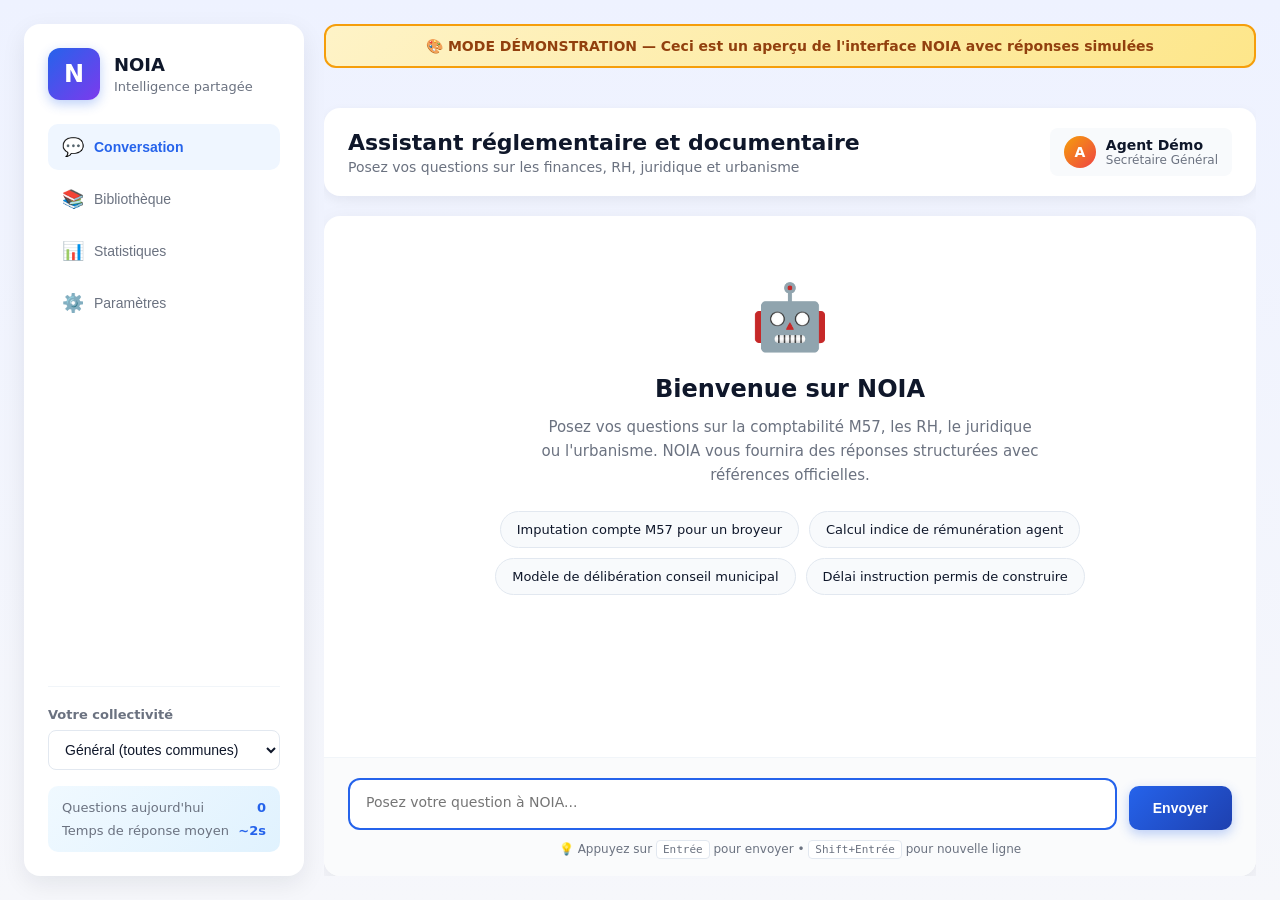
<file: DEMO.html>
<!doctype html>
<html lang="fr">
<head>
<meta charset="utf-8" />
<meta name="viewport" content="width=device-width,initial-scale=1" />
<title>NOIA — Démo Interface</title>
<style>
:root{
  --bg:#f6f7fb;
  --card:#fff;
  --muted:#6b7280;
  --accent:#0f172a;
  --primary:#2563eb;
  --primary-dark:#1e40af;
  --success:#10b981;
  --warning:#f59e0b;
  --glass: rgba(255,255,255,0.85);
  font-family: Inter, ui-sans-serif, system-ui, -apple-system, "Segoe UI", Roboto, sans-serif;
}
*{box-sizing:border-box;margin:0;padding:0;}
html,body{height:100%; background:linear-gradient(180deg,#eef2ff 0%,var(--bg) 100%);}

/* Layout */
.app{display:flex; height:100vh; gap:20px; padding:24px;}

/* Sidebar */
.sidebar{
  width:280px; 
  background:var(--card); 
  border-radius:16px; 
  padding:24px; 
  box-shadow:0 8px 24px rgba(15,23,42,0.08);
  display:flex;
  flex-direction:column;
}
.brand{display:flex; gap:14px; align-items:center; margin-bottom:24px;}
.logo{
  width:52px; 
  height:52px; 
  border-radius:12px; 
  background:linear-gradient(135deg,#2563eb,#7c3aed); 
  color:#fff; 
  display:flex;
  align-items:center;
  justify-content:center;
  font-weight:700;
  font-size:24px;
  box-shadow:0 4px 12px rgba(37,99,235,0.3);
}
.brand-info h1{font-size:18px; font-weight:700; color:var(--accent);}
.brand-info p{font-size:13px; color:var(--muted); margin-top:4px;}

.nav{margin-bottom:24px;}
.nav button{
  display:flex;
  align-items:center;
  gap:10px;
  width:100%; 
  text-align:left; 
  padding:12px 14px; 
  border-radius:10px; 
  border:0; 
  background:transparent; 
  color:var(--muted); 
  margin-bottom:6px; 
  cursor:pointer;
  font-size:14px;
  transition:all 0.2s;
}
.nav button:hover{background:#f8fafc;}
.nav button.active{background:#eff6ff; color:var(--primary); font-weight:600;}
.nav button .icon{font-size:18px;}

.commune-selector{
  margin-top:auto;
  padding-top:20px;
  border-top:1px solid #f1f5f9;
}
.commune-selector label{font-size:13px; color:var(--muted); display:block; margin-bottom:8px; font-weight:600;}
.commune-selector select{
  width:100%;
  padding:10px 12px;
  border-radius:8px;
  border:1px solid #e2e8f0;
  background:#fff;
  font-size:14px;
  color:var(--accent);
  cursor:pointer;
  transition:border-color 0.2s;
}
.commune-selector select:focus{outline:none; border-color:var(--primary);}

.stats{
  background:linear-gradient(135deg,#f0f9ff,#e0f2fe);
  padding:14px;
  border-radius:10px;
  margin-top:16px;
}
.stats-row{display:flex; justify-content:space-between; margin-bottom:8px; font-size:13px;}
.stats-row:last-child{margin-bottom:0;}
.stats-label{color:var(--muted);}
.stats-value{font-weight:700; color:var(--primary);}

/* Main Content */
.main{flex:1; display:flex; flex-direction:column; gap:20px; overflow:hidden;}

/* Header */
.header{
  background:var(--card);
  border-radius:16px;
  padding:20px 24px;
  box-shadow:0 4px 12px rgba(15,23,42,0.06);
  display:flex;
  justify-content:space-between;
  align-items:center;
}
.header-left h2{font-size:22px; color:var(--accent);}
.header-left p{font-size:14px; color:var(--muted); margin-top:4px;}
.user-badge{
  display:flex;
  align-items:center;
  gap:10px;
  background:#f8fafc;
  padding:8px 14px;
  border-radius:8px;
}
.user-avatar{
  width:32px;
  height:32px;
  border-radius:50%;
  background:linear-gradient(135deg,#f59e0b,#ef4444);
  color:#fff;
  display:flex;
  align-items:center;
  justify-content:center;
  font-weight:700;
  font-size:14px;
}

/* Chat Container */
.chat-container{
  flex:1;
  background:var(--card);
  border-radius:16px;
  box-shadow:0 8px 24px rgba(15,23,42,0.08);
  display:flex;
  flex-direction:column;
  overflow:hidden;
}
.chat-log{
  flex:1;
  overflow-y:auto;
  padding:24px;
  display:flex;
  flex-direction:column;
  gap:16px;
}
.chat-log::-webkit-scrollbar{width:6px;}
.chat-log::-webkit-scrollbar-track{background:#f1f5f9;}
.chat-log::-webkit-scrollbar-thumb{background:#cbd5e1; border-radius:3px;}
.chat-log::-webkit-scrollbar-thumb:hover{background:#94a3b8;}

/* Empty State */
.empty-state{text-align:center; padding:40px 20px;}
.empty-state .icon{font-size:64px; margin-bottom:20px;}
.empty-state h3{font-size:24px; color:var(--accent); margin-bottom:12px;}
.empty-state p{font-size:15px; color:var(--muted); max-width:500px; margin:0 auto 24px; line-height:1.6;}

.suggestions{display:flex; flex-wrap:wrap; gap:10px; justify-content:center; max-width:700px; margin:0 auto;}
.suggestion-chip{
  background:#f8fafc;
  border:1px solid #e2e8f0;
  padding:10px 16px;
  border-radius:20px;
  font-size:13px;
  color:var(--accent);
  cursor:pointer;
  transition:all 0.2s;
}
.suggestion-chip:hover{
  background:#eff6ff;
  border-color:var(--primary);
  color:var(--primary);
  transform:translateY(-2px);
}

/* Messages */
.message{display:flex; gap:12px; animation:slideIn 0.3s ease;}
@keyframes slideIn{
  from{opacity:0; transform:translateY(10px);}
  to{opacity:1; transform:translateY(0);}
}
.message.user{flex-direction:row-reverse;}
.message-avatar{
  width:36px;
  height:36px;
  border-radius:50%;
  flex-shrink:0;
  display:flex;
  align-items:center;
  justify-content:center;
  font-weight:700;
  font-size:14px;
}
.message.user .message-avatar{background:linear-gradient(135deg,#f59e0b,#ef4444); color:#fff;}
.message.bot .message-avatar{background:linear-gradient(135deg,#2563eb,#7c3aed); color:#fff;}
.message-content{
  max-width:75%;
  padding:14px 18px;
  border-radius:12px;
  font-size:14px;
  line-height:1.6;
}
.message.user .message-content{
  background:linear-gradient(135deg,#2563eb,#1e40af);
  color:#fff;
  border-bottom-right-radius:4px;
}
.message.bot .message-content{
  background:#f8fafc;
  color:var(--accent);
  border:1px solid #e2e8f0;
  border-bottom-left-radius:4px;
}

/* Typing Indicator */
.typing{display:flex; gap:4px; padding:8px 0;}
.typing span{
  width:8px;
  height:8px;
  border-radius:50%;
  background:var(--primary);
  animation:typing 1.4s infinite;
}
.typing span:nth-child(2){animation-delay:0.2s;}
.typing span:nth-child(3){animation-delay:0.4s;}
@keyframes typing{
  0%, 60%, 100%{opacity:0.3; transform:translateY(0);}
  30%{opacity:1; transform:translateY(-8px);}
}

/* Structured Response */
.structured-response{display:flex; flex-direction:column; gap:16px;}
.response-section{padding:12px; background:#fff; border-left:3px solid var(--primary); border-radius:6px;}
.section-title{font-weight:700; color:var(--accent); margin-bottom:8px; font-size:14px;}
.section-content{font-size:14px; line-height:1.6; color:#334155;}
.tag{
  background:#eff6ff;
  color:var(--primary);
  padding:2px 8px;
  border-radius:4px;
  font-weight:600;
  font-family:'Courier New',monospace;
  font-size:13px;
}

/* Chat Input Area */
.chat-input-area{padding:20px 24px; border-top:1px solid #f1f5f9; background:#fafbfc;}
.input-wrapper{display:flex; gap:12px; align-items:flex-end;}
.input-container{
  flex:1;
  background:#fff;
  border:2px solid #e2e8f0;
  border-radius:12px;
  transition:border-color 0.2s;
}
.input-container:focus-within{border-color:var(--primary);}
.chat-input{
  width:100%;
  border:none;
  padding:14px 16px;
  font-size:14px;
  font-family:inherit;
  resize:none;
  max-height:120px;
  background:transparent;
}
.chat-input:focus{outline:none;}
.send-btn{
  background:linear-gradient(135deg,var(--primary),var(--primary-dark));
  color:#fff;
  border:none;
  padding:14px 24px;
  border-radius:10px;
  font-size:14px;
  font-weight:600;
  cursor:pointer;
  transition:all 0.2s;
  box-shadow:0 4px 12px rgba(37,99,235,0.3);
}
.send-btn:hover:not(:disabled){
  transform:translateY(-2px);
  box-shadow:0 6px 16px rgba(37,99,235,0.4);
}
.send-btn:disabled{opacity:0.6; cursor:not-allowed;}
.input-hint{margin-top:12px; font-size:12px; color:var(--muted); text-align:center;}
kbd{background:#fff; border:1px solid #e2e8f0; border-radius:4px; padding:2px 6px; font-size:11px; font-family:monospace;}

/* Demo Banner */
.demo-banner{
  background:linear-gradient(135deg,#fef3c7,#fde68a);
  border:2px solid #f59e0b;
  padding:12px 20px;
  border-radius:12px;
  text-align:center;
  font-size:14px;
  color:#92400e;
  font-weight:600;
  margin-bottom:20px;
}

/* Responsive */
@media (max-width:1024px){
  .app{flex-direction:column; padding:12px;}
  .sidebar{width:100%; padding:16px;}
  .message-content{max-width:85%;}
}
@media (max-width:768px){
  .header{flex-direction:column; gap:12px; text-align:center;}
  .suggestions{flex-direction:column;}
  .suggestion-chip{width:100%;}
}
</style>
</head>
<body>
<div class="app">
  <!-- Sidebar -->
  <aside class="sidebar">
    <div class="brand">
      <div class="logo">N</div>
      <div class="brand-info">
        <h1>NOIA</h1>
        <p>Intelligence partagée</p>
      </div>
    </div>

    <nav class="nav">
      <button class="active">
        <span class="icon">💬</span>
        <span>Conversation</span>
      </button>
      <button>
        <span class="icon">📚</span>
        <span>Bibliothèque</span>
      </button>
      <button>
        <span class="icon">📊</span>
        <span>Statistiques</span>
      </button>
      <button>
        <span class="icon">⚙️</span>
        <span>Paramètres</span>
      </button>
    </nav>

    <div class="commune-selector">
      <label for="commune">Votre collectivité</label>
      <select id="commune">
        <option value="general">Général (toutes communes)</option>
        <option value="commune_a">Commune A - Exemple</option>
        <option value="commune_b">Commune B - Exemple</option>
      </select>
    </div>

    <div class="stats">
      <div class="stats-row">
        <span class="stats-label">Questions aujourd'hui</span>
        <span class="stats-value" id="todayCount">0</span>
      </div>
      <div class="stats-row">
        <span class="stats-label">Temps de réponse moyen</span>
        <span class="stats-value" id="avgTime">~2s</span>
      </div>
    </div>
  </aside>

  <!-- Main Content -->
  <main class="main">
    <div class="demo-banner">
      🎨 MODE DÉMONSTRATION — Ceci est un aperçu de l'interface NOIA avec réponses simulées
    </div>

    <!-- Header -->
    <header class="header">
      <div class="header-left">
        <h2>Assistant réglementaire et documentaire</h2>
        <p>Posez vos questions sur les finances, RH, juridique et urbanisme</p>
      </div>
      <div class="user-badge">
        <div class="user-avatar">A</div>
        <div>
          <div style="font-weight:600; font-size:14px; color:var(--accent);">Agent Démo</div>
          <div style="font-size:12px; color:var(--muted);">Secrétaire Général</div>
        </div>
      </div>
    </header>

    <!-- Chat Container -->
    <div class="chat-container">
      <div class="chat-log" id="chatLog">
        <div class="empty-state">
          <div class="icon">🤖</div>
          <h3>Bienvenue sur NOIA</h3>
          <p>Posez vos questions sur la comptabilité M57, les RH, le juridique ou l'urbanisme. NOIA vous fournira des réponses structurées avec références officielles.</p>
          <div class="suggestions">
            <div class="suggestion-chip" onclick="useSuggestion(this)">Imputation compte M57 pour un broyeur</div>
            <div class="suggestion-chip" onclick="useSuggestion(this)">Calcul indice de rémunération agent</div>
            <div class="suggestion-chip" onclick="useSuggestion(this)">Modèle de délibération conseil municipal</div>
            <div class="suggestion-chip" onclick="useSuggestion(this)">Délai instruction permis de construire</div>
          </div>
        </div>
      </div>

      <div class="chat-input-area">
        <div class="input-wrapper">
          <div class="input-container">
            <textarea 
              id="chatInput" 
              class="chat-input" 
              placeholder="Posez votre question à NOIA..."
              rows="1"
            ></textarea>
          </div>
          <button id="sendBtn" class="send-btn">Envoyer</button>
        </div>
        <div class="input-hint">
          💡 Appuyez sur <kbd>Entrée</kbd> pour envoyer • <kbd>Shift+Entrée</kbd> pour nouvelle ligne
        </div>
      </div>
    </div>
  </main>
</div>

<script>
const chatLog = document.getElementById('chatLog');
const chatInput = document.getElementById('chatInput');
const sendBtn = document.getElementById('sendBtn');
const todayCountEl = document.getElementById('todayCount');
const avgTimeEl = document.getElementById('avgTime');

let messageCount = 0;
let responseTimes = [];

// Auto-resize textarea
chatInput.addEventListener('input', function() {
  this.style.height = 'auto';
  this.style.height = Math.min(this.scrollHeight, 120) + 'px';
});

// Send message
sendBtn.addEventListener('click', sendMessage);
chatInput.addEventListener('keydown', (e) => {
  if (e.key === 'Enter' && !e.shiftKey) {
    e.preventDefault();
    sendMessage();
  }
});

function useSuggestion(el) {
  chatInput.value = el.textContent;
  chatInput.focus();
  sendMessage();
}

async function sendMessage() {
  const question = chatInput.value.trim();
  if (!question) return;

  // Clear empty state
  const emptyState = chatLog.querySelector('.empty-state');
  if (emptyState) emptyState.remove();

  // Add user message
  addMessage(question, 'user');
  chatInput.value = '';
  chatInput.style.height = 'auto';

  // Show typing indicator
  const typingId = addTypingIndicator();
  sendBtn.disabled = true;

  // Simulate response
  const startTime = Date.now();
  await simulateNOIAResponse(question, typingId);
  const responseTime = Date.now() - startTime;

  responseTimes.push(responseTime);
  messageCount++;
  todayCountEl.textContent = messageCount;
  const avgTime = responseTimes.reduce((a,b) => a+b, 0) / responseTimes.length;
  avgTimeEl.textContent = `~${(avgTime/1000).toFixed(1)}s`;

  sendBtn.disabled = false;
  chatInput.focus();
}

function addMessage(content, type, isStructured = false) {
  const msgDiv = document.createElement('div');
  msgDiv.className = `message ${type}`;
  
  const avatar = document.createElement('div');
  avatar.className = 'message-avatar';
  avatar.textContent = type === 'user' ? 'A' : 'N';
  
  const contentDiv = document.createElement('div');
  contentDiv.className = 'message-content';
  
  if (isStructured && type === 'bot') {
    contentDiv.innerHTML = content;
  } else {
    contentDiv.textContent = content;
  }
  
  msgDiv.appendChild(avatar);
  msgDiv.appendChild(contentDiv);
  chatLog.appendChild(msgDiv);
  
  chatLog.scrollTop = chatLog.scrollHeight;
}

function addTypingIndicator() {
  const id = 'typing-' + Date.now();
  const msgDiv = document.createElement('div');
  msgDiv.className = 'message bot';
  msgDiv.id = id;
  
  const avatar = document.createElement('div');
  avatar.className = 'message-avatar';
  avatar.textContent = 'N';
  
  const typingDiv = document.createElement('div');
  typingDiv.className = 'message-content';
  typingDiv.innerHTML = '<div class="typing"><span></span><span></span><span></span></div>';
  
  msgDiv.appendChild(avatar);
  msgDiv.appendChild(typingDiv);
  chatLog.appendChild(msgDiv);
  chatLog.scrollTop = chatLog.scrollHeight;
  
  return id;
}

function removeTypingIndicator(id) {
  const el = document.getElementById(id);
  if (el) el.remove();
}

// Simulate NOIA response
async function simulateNOIAResponse(question, typingId) {
  await new Promise(resolve => setTimeout(resolve, 1500 + Math.random() * 1000));
  
  const qLower = question.toLowerCase();
  let response = generateStructuredResponse(qLower);
  
  removeTypingIndicator(typingId);
  addMessage(response, 'bot', true);
}

function generateStructuredResponse(qLower) {
  let refs = 'Plan comptable M57 — Section Matériel technique, page 42';
  let analysis = 'Les matériels motorisés d\'entretien sont classés dans la famille "Matériel technique". Il convient de vérifier le montant et la nature exacte du matériel.';
  let practical = 'Imputation sur compte <span class="tag">21534</span> (Matériel et outillage techniques). Référence page 42 du M57.';
  let act = 'Arrêté de mise à disposition du matériel — modèle disponible au format PDF.';
  
  if (/(rh|rémun|indice|carrière|avancement)/.test(qLower)) {
    refs = 'Grilles indiciaires FPT — Décret n°87-1107 ; Portail emploi-collectivites.fr';
    analysis = 'Le calcul de la rémunération s\'effectue sur la base de l\'Indice Brut (IB) et de l\'Indice Majoré (IM) selon le grade et l\'ancienneté.';
    practical = 'Utiliser le tableau de correspondance IB/IM avec application de la valeur du point. Date d\'effet : date de nomination. Formule : (IM × 4,92302) / 100';
    act = 'Arrêté individuel de nomination (modèle CDG) avec mention du grade, échelon et indice.';
  }
  
  if (/(délib|délibération|conseil|municipal)/.test(qLower)) {
    refs = 'Code Général des Collectivités Territoriales (CGCT) — Articles L2121-9 à L2121-21 ; Légifrance';
    analysis = 'Vérification du quorum (majorité absolue des membres en exercice), de la publicité et des règles de convocation. Respect des délais de transmission en préfecture (15 jours).';
    practical = 'Préparer un projet de délibération avec visa des textes applicables, exposé des motifs et dispositif. Convocation 5 jours francs avant la séance (3 jours en urgence).';
    act = 'Modèle de délibération (.docx) conforme — prêt à personnaliser et générer.';
  }
  
  if (/(urban|plu|permis|construire)/.test(qLower)) {
    refs = 'Code de l\'urbanisme — Articles L.151-1 et suivants ; R.423-1 et suivants';
    analysis = 'Instruction selon les règles du PLU en vigueur. Vérification de la conformité avec le zonage et les servitudes. Délai standard : 2 mois pour maison individuelle, 3 mois pour autres constructions.';
    practical = 'Consultation obligatoire de l\'architecte des bâtiments de France si périmètre protégé. Le silence de l\'administration vaut accord. Affichage obligatoire du récépissé pendant toute la durée du chantier.';
    act = 'Certificat d\'urbanisme ou arrêté de permis de construire selon modèle CERFA réglementaire.';
  }
  
  if (/(budget|m57|comptable|finance)/.test(qLower)) {
    refs = 'Instruction budgétaire M57 — DGCL, Tome 1 et 2';
    analysis = 'La nomenclature M57 organise les comptes en chapitres. Le budget doit être équilibré en section de fonctionnement et d\'investissement. Le compte administratif constate l\'exécution du budget.';
    practical = 'Utilisation des chapitres : 011 (charges générales), 012 (personnel), 70 (produits de services), 73 (impôts et taxes). Vote du budget primitif avant le 15 avril N ou le 30 avril les années de renouvellement.';
    act = 'Maquettes budgétaires M57 disponibles sur le site DGCL — format Excel avec formules intégrées.';
  }
  
  return `
    <div class="structured-response">
      <div class="response-section">
        <div class="section-title">📚 Références juridiques</div>
        <div class="section-content">${refs}</div>
      </div>
      <div class="response-section">
        <div class="section-title">🔍 Analyse réglementaire</div>
        <div class="section-content">${analysis}</div>
      </div>
      <div class="response-section">
        <div class="section-title">✅ Application pratique</div>
        <div class="section-content">${practical}</div>
      </div>
      <div class="response-section">
        <div class="section-title">📄 Proposition d'acte</div>
        <div class="section-content">${act}</div>
      </div>
    </div>
  `;
}

// Focus input on load
chatInput.focus();
</script>
</body>
</html>
</file>
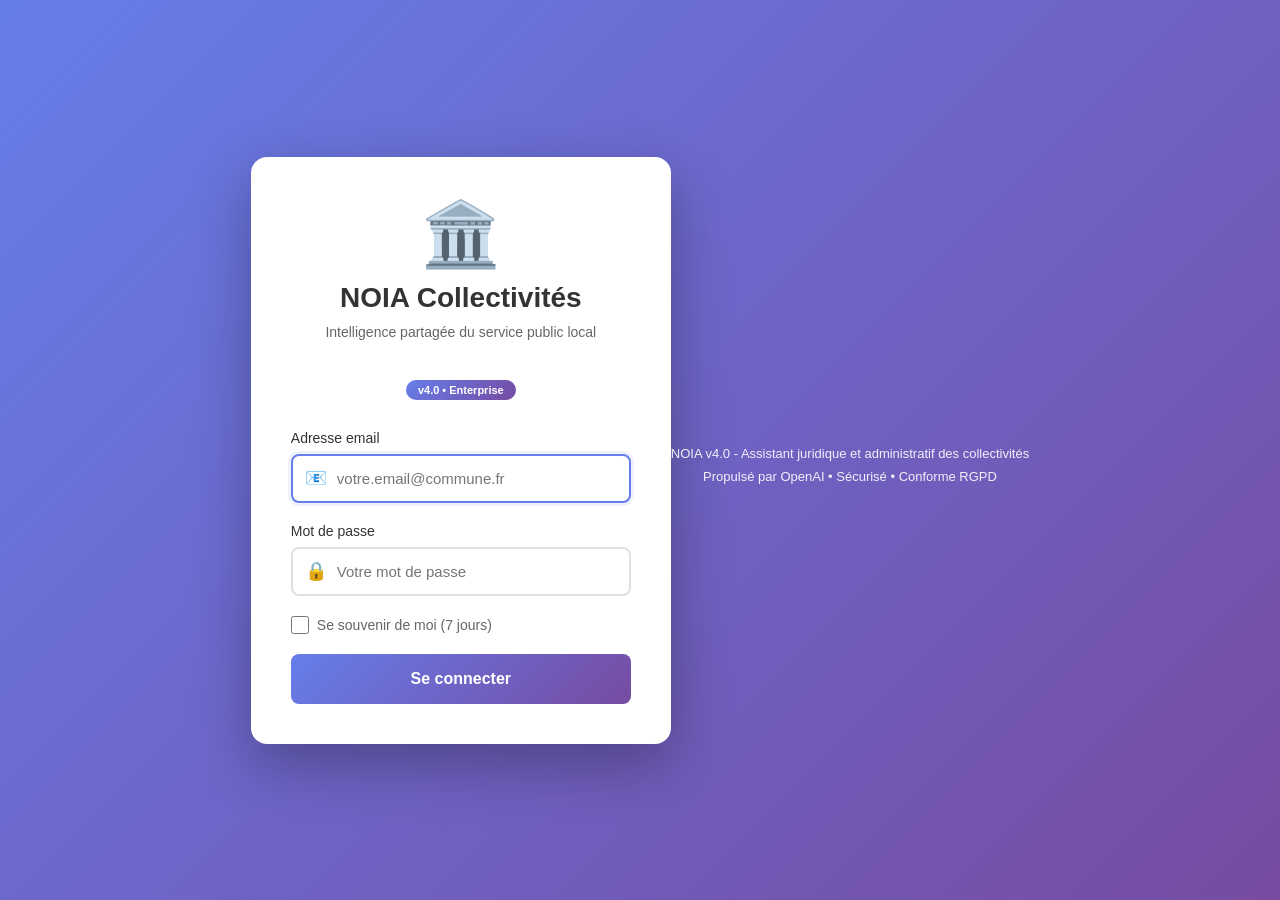
<file: login.html>
<!DOCTYPE html>
<html lang="fr">
<head>
    <meta charset="UTF-8">
    <meta name="viewport" content="width=device-width, initial-scale=1.0">
    <title>NOIA - Connexion</title>
    <style>
        * {
            margin: 0;
            padding: 0;
            box-sizing: border-box;
        }

        body {
            font-family: -apple-system, BlinkMacSystemFont, 'Segoe UI', Roboto, Oxygen, Ubuntu, Cantarell, sans-serif;
            background: linear-gradient(135deg, #667eea 0%, #764ba2 100%);
            min-height: 100vh;
            display: flex;
            align-items: center;
            justify-content: center;
            padding: 20px;
        }

        .login-container {
            background: white;
            border-radius: 16px;
            box-shadow: 0 20px 60px rgba(0, 0, 0, 0.3);
            width: 100%;
            max-width: 420px;
            padding: 40px;
            animation: fadeIn 0.5s ease-out;
        }

        @keyframes fadeIn {
            from {
                opacity: 0;
                transform: translateY(-20px);
            }
            to {
                opacity: 1;
                transform: translateY(0);
            }
        }

        .logo {
            text-align: center;
            margin-bottom: 30px;
        }

        .logo-icon {
            font-size: 64px;
            margin-bottom: 10px;
        }

        h1 {
            text-align: center;
            color: #333;
            font-size: 28px;
            margin-bottom: 10px;
        }

        .subtitle {
            text-align: center;
            color: #666;
            font-size: 14px;
            margin-bottom: 30px;
        }

        .version-badge {
            display: inline-block;
            background: linear-gradient(135deg, #667eea, #764ba2);
            color: white;
            padding: 4px 12px;
            border-radius: 12px;
            font-size: 11px;
            font-weight: 600;
            margin-top: 10px;
        }

        .form-group {
            margin-bottom: 20px;
        }

        .form-group label {
            display: block;
            color: #333;
            font-weight: 500;
            margin-bottom: 8px;
            font-size: 14px;
        }

        .input-wrapper {
            position: relative;
        }

        .input-icon {
            position: absolute;
            left: 14px;
            top: 50%;
            transform: translateY(-50%);
            color: #999;
            font-size: 18px;
        }

        input[type="email"],
        input[type="password"] {
            width: 100%;
            padding: 14px 14px 14px 44px;
            border: 2px solid #e0e0e0;
            border-radius: 8px;
            font-size: 15px;
            transition: all 0.3s;
            font-family: inherit;
        }

        input[type="email"]:focus,
        input[type="password"]:focus {
            outline: none;
            border-color: #667eea;
            box-shadow: 0 0 0 3px rgba(102, 126, 234, 0.1);
        }

        .checkbox-group {
            display: flex;
            align-items: center;
            margin-bottom: 20px;
        }

        input[type="checkbox"] {
            width: 18px;
            height: 18px;
            margin-right: 8px;
            cursor: pointer;
        }

        .checkbox-group label {
            color: #666;
            font-size: 14px;
            cursor: pointer;
            margin: 0;
        }

        .btn-login {
            width: 100%;
            background: linear-gradient(135deg, #667eea 0%, #764ba2 100%);
            color: white;
            border: none;
            padding: 16px;
            border-radius: 8px;
            font-size: 16px;
            font-weight: 600;
            cursor: pointer;
            transition: all 0.3s;
            position: relative;
            overflow: hidden;
        }

        .btn-login:hover:not(:disabled) {
            transform: translateY(-2px);
            box-shadow: 0 6px 20px rgba(102, 126, 234, 0.4);
        }

        .btn-login:active:not(:disabled) {
            transform: translateY(0);
        }

        .btn-login:disabled {
            opacity: 0.7;
            cursor: not-allowed;
        }

        .btn-login .loading {
            display: none;
        }

        .btn-login.loading .loading {
            display: inline-block;
            width: 16px;
            height: 16px;
            border: 2px solid #ffffff;
            border-top-color: transparent;
            border-radius: 50%;
            animation: spin 0.8s linear infinite;
            margin-right: 8px;
        }

        @keyframes spin {
            to { transform: rotate(360deg); }
        }

        .message {
            padding: 12px;
            border-radius: 8px;
            margin-bottom: 20px;
            font-size: 14px;
            display: none;
            animation: slideDown 0.3s ease-out;
        }

        @keyframes slideDown {
            from {
                opacity: 0;
                transform: translateY(-10px);
            }
            to {
                opacity: 1;
                transform: translateY(0);
            }
        }

        .message.success {
            background: #d4edda;
            color: #155724;
            border: 1px solid #c3e6cb;
        }

        .message.error {
            background: #f8d7da;
            color: #721c24;
            border: 1px solid #f5c6cb;
        }

        .footer {
            text-align: center;
            margin-top: 30px;
            color: rgba(255, 255, 255, 0.9);
            font-size: 13px;
        }

        .footer a {
            color: white;
            text-decoration: none;
            font-weight: 500;
        }

        @media (max-width: 480px) {
            .login-container {
                padding: 30px 20px;
            }

            h1 {
                font-size: 24px;
            }
        }
    </style>
</head>
<body>
    <div class="login-container">
        <div class="logo">
            <div class="logo-icon">🏛️</div>
            <h1>NOIA Collectivités</h1>
            <p class="subtitle">Intelligence partagée du service public local</p>
            <span class="version-badge">v4.0 • Enterprise</span>
        </div>

        <div id="message" class="message"></div>

        <form id="loginForm">
            <div class="form-group">
                <label for="email">Adresse email</label>
                <div class="input-wrapper">
                    <span class="input-icon">📧</span>
                    <input
                        type="email"
                        id="email"
                        name="email"
                        placeholder="votre.email@commune.fr"
                        required
                        autocomplete="email"
                        autofocus
                    >
                </div>
            </div>

            <div class="form-group">
                <label for="password">Mot de passe</label>
                <div class="input-wrapper">
                    <span class="input-icon">🔒</span>
                    <input
                        type="password"
                        id="password"
                        name="password"
                        placeholder="Votre mot de passe"
                        required
                        autocomplete="current-password"
                    >
                </div>
            </div>

            <div class="checkbox-group">
                <input type="checkbox" id="remember" name="remember">
                <label for="remember">Se souvenir de moi (7 jours)</label>
            </div>

            <button type="submit" class="btn-login" id="loginBtn">
                <span class="loading"></span>
                <span class="btn-text">Se connecter</span>
            </button>
        </form>
    </div>

    <div class="footer">
        <p>NOIA v4.0 - Assistant juridique et administratif des collectivités</p>
        <p style="margin-top: 8px;">Propulsé par OpenAI • Sécurisé • Conforme RGPD</p>
    </div>

    <script>
        const API_LOGIN = './api/auth/login.php';
        const REDIRECT_URL = './index.html';

        document.getElementById('loginForm').addEventListener('submit', async (e) => {
            e.preventDefault();

            const btn = document.getElementById('loginBtn');
            const messageDiv = document.getElementById('message');
            const email = document.getElementById('email').value;
            const password = document.getElementById('password').value;
            const remember = document.getElementById('remember').checked;

            // Reset message
            messageDiv.style.display = 'none';
            messageDiv.className = 'message';

            // Disable button
            btn.disabled = true;
            btn.classList.add('loading');

            try {
                const response = await fetch(API_LOGIN, {
                    method: 'POST',
                    headers: {
                        'Content-Type': 'application/json'
                    },
                    body: JSON.stringify({
                        email: email,
                        password: password,
                        remember: remember
                    })
                });

                const result = await response.json();

                if (result.success) {
                    // Succès
                    messageDiv.textContent = '✅ Connexion réussie ! Redirection...';
                    messageDiv.className = 'message success';
                    messageDiv.style.display = 'block';

                    // Stocker les infos utilisateur
                    localStorage.setItem('noia_user', JSON.stringify(result.user));
                    localStorage.setItem('noia_csrf', result.csrf_token);

                    // Rediriger vers le dashboard
                    setTimeout(() => {
                        window.location.href = REDIRECT_URL;
                    }, 1000);

                } else {
                    // Erreur
                    messageDiv.textContent = '❌ ' + result.error;
                    messageDiv.className = 'message error';
                    messageDiv.style.display = 'block';

                    btn.disabled = false;
                    btn.classList.remove('loading');
                }

            } catch (error) {
                messageDiv.textContent = '❌ Erreur de connexion au serveur';
                messageDiv.className = 'message error';
                messageDiv.style.display = 'block';

                btn.disabled = false;
                btn.classList.remove('loading');
            }
        });

        // Auto-check si déjà connecté
        window.addEventListener('DOMContentLoaded', async () => {
            try {
                const response = await fetch('./api/auth/check.php');
                const result = await response.json();

                if (result.success && result.authenticated) {
                    // Déjà connecté, rediriger
                    window.location.href = REDIRECT_URL;
                }
            } catch (error) {
                // Pas grave, on reste sur la page de login
            }
        });
    </script>
</body>
</html>
</file>
